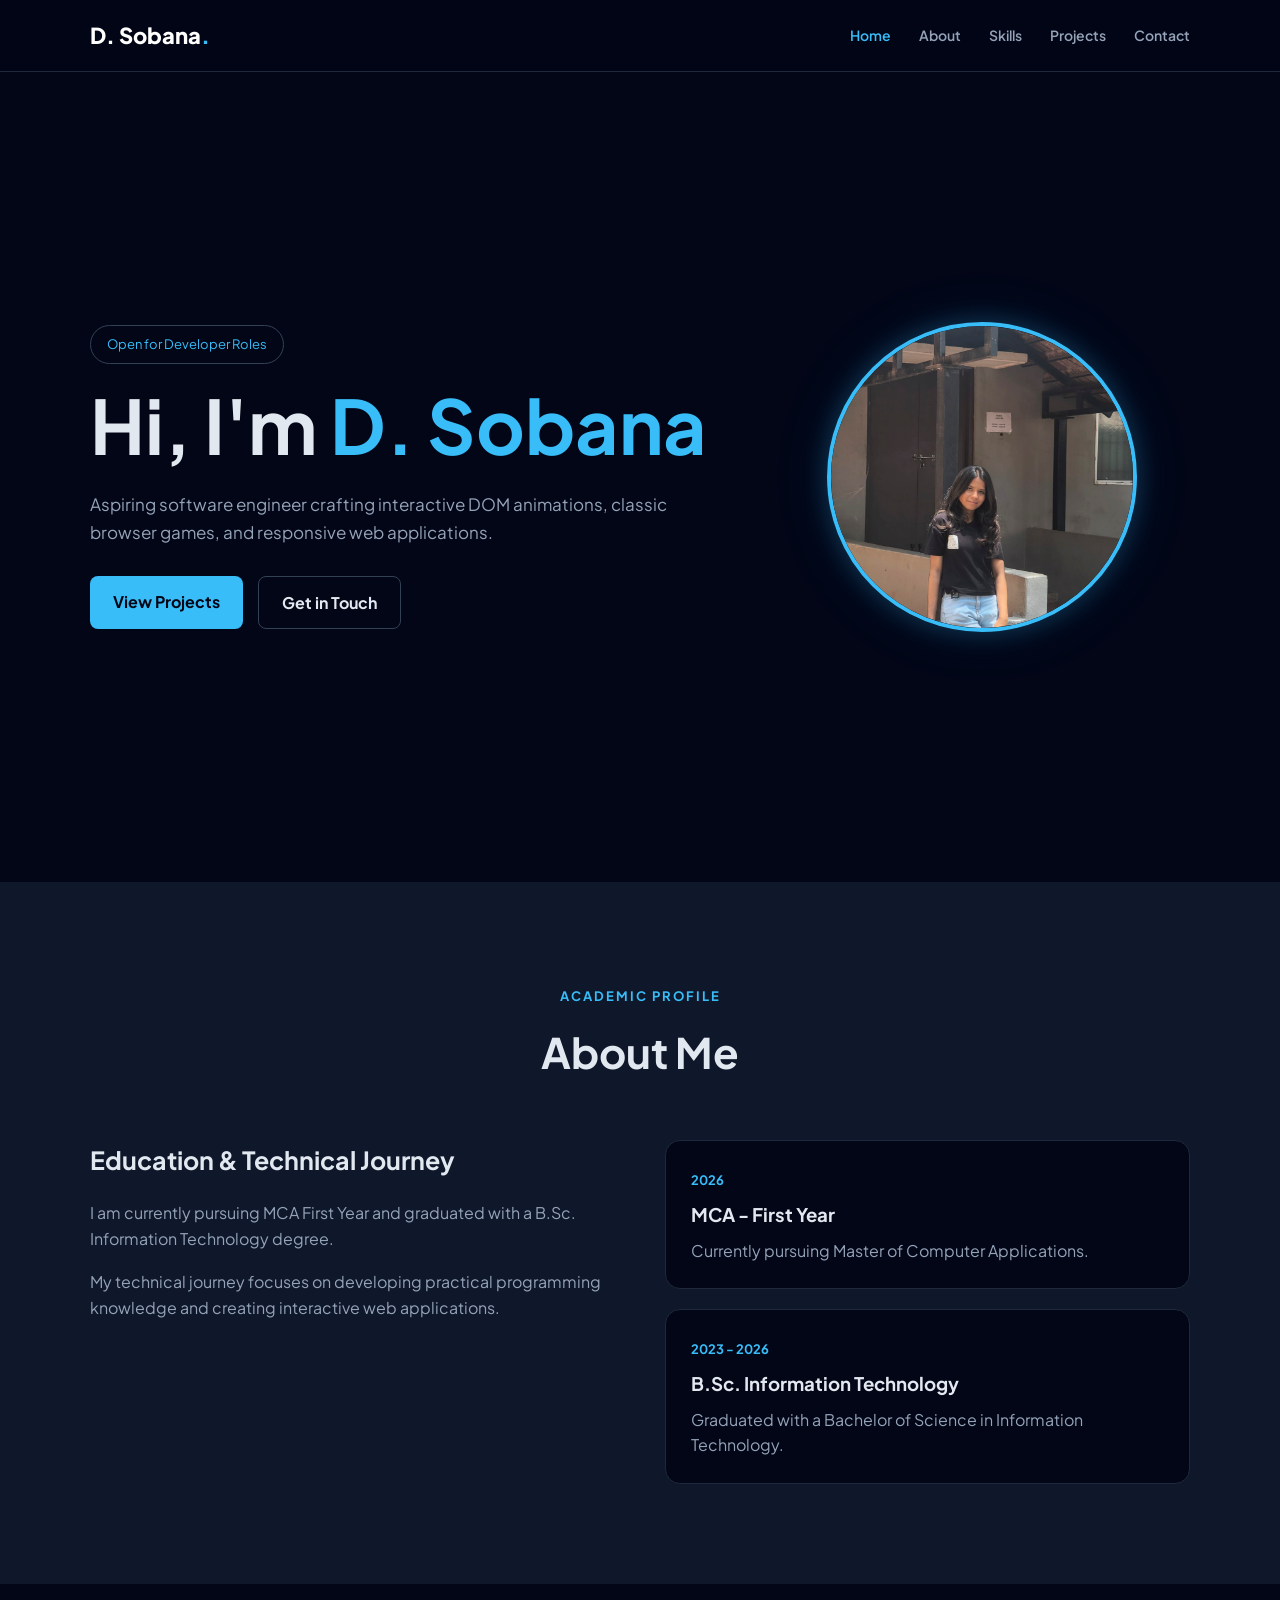
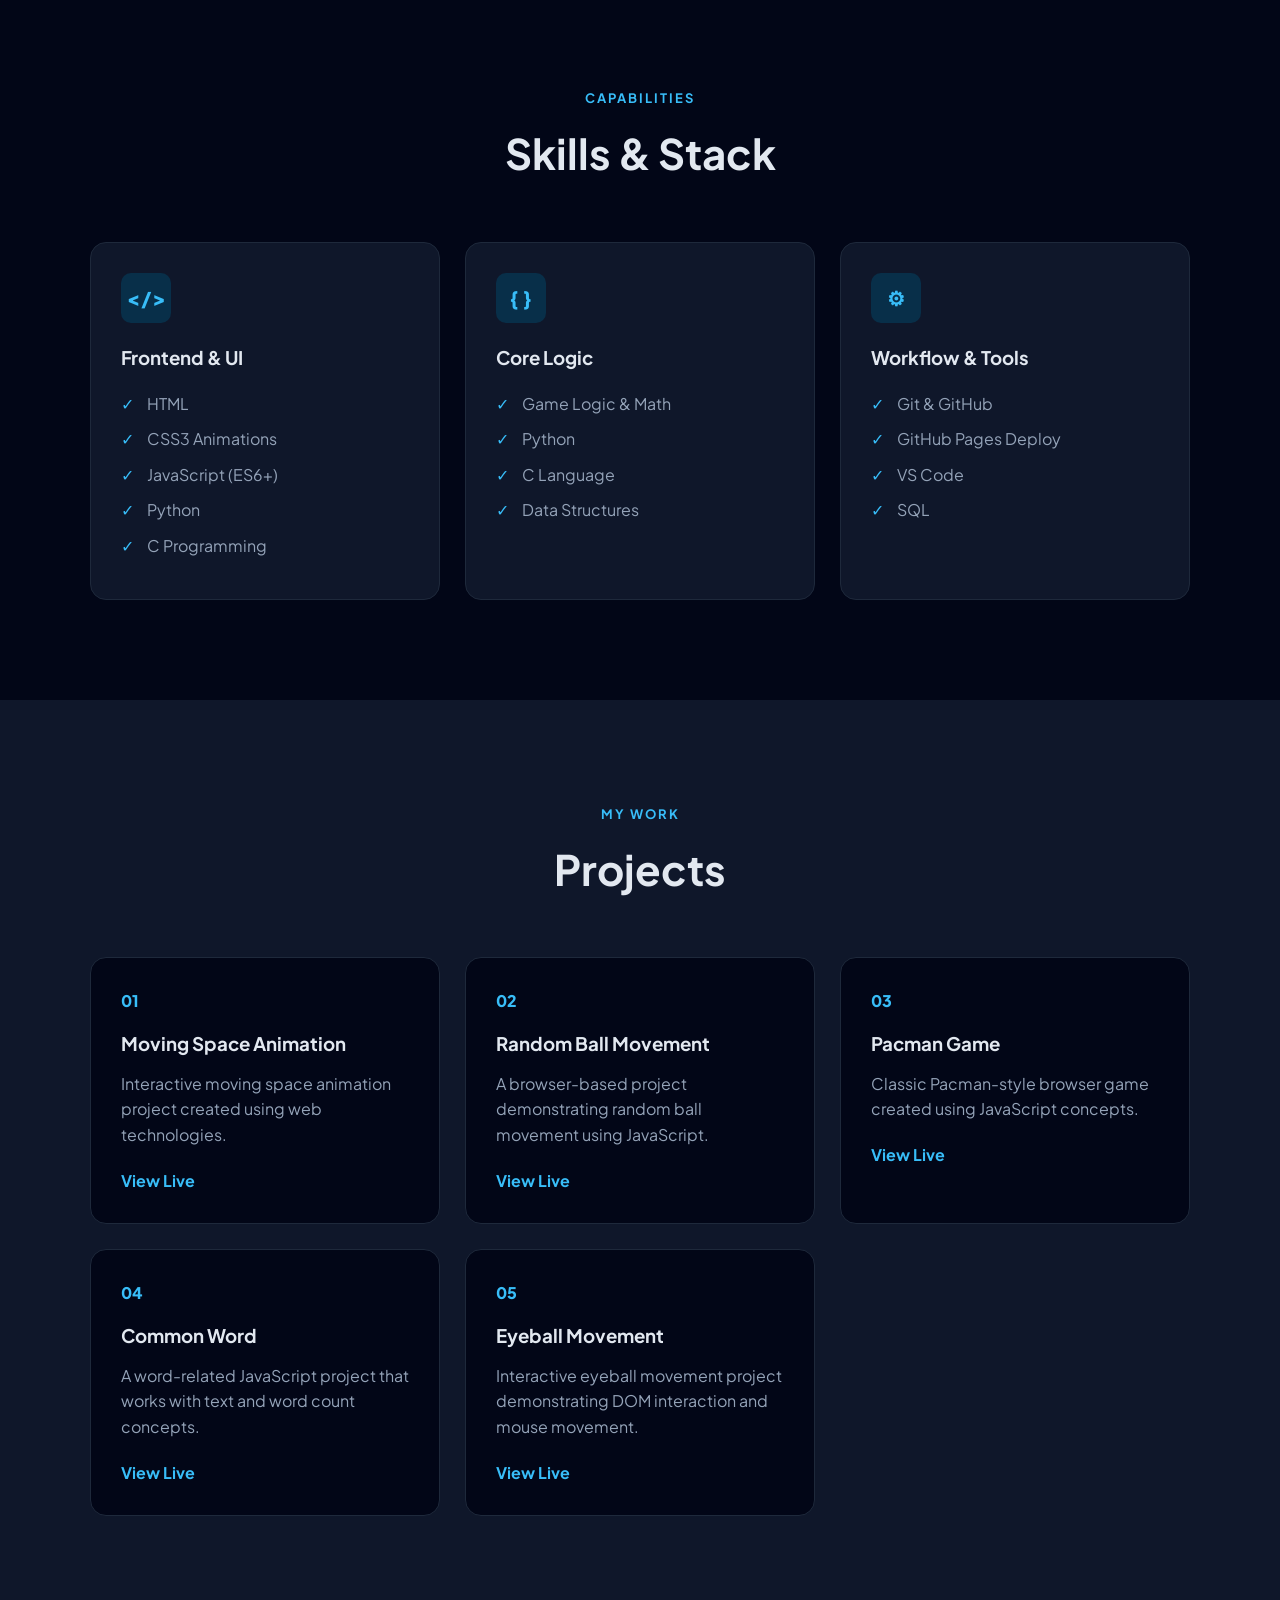
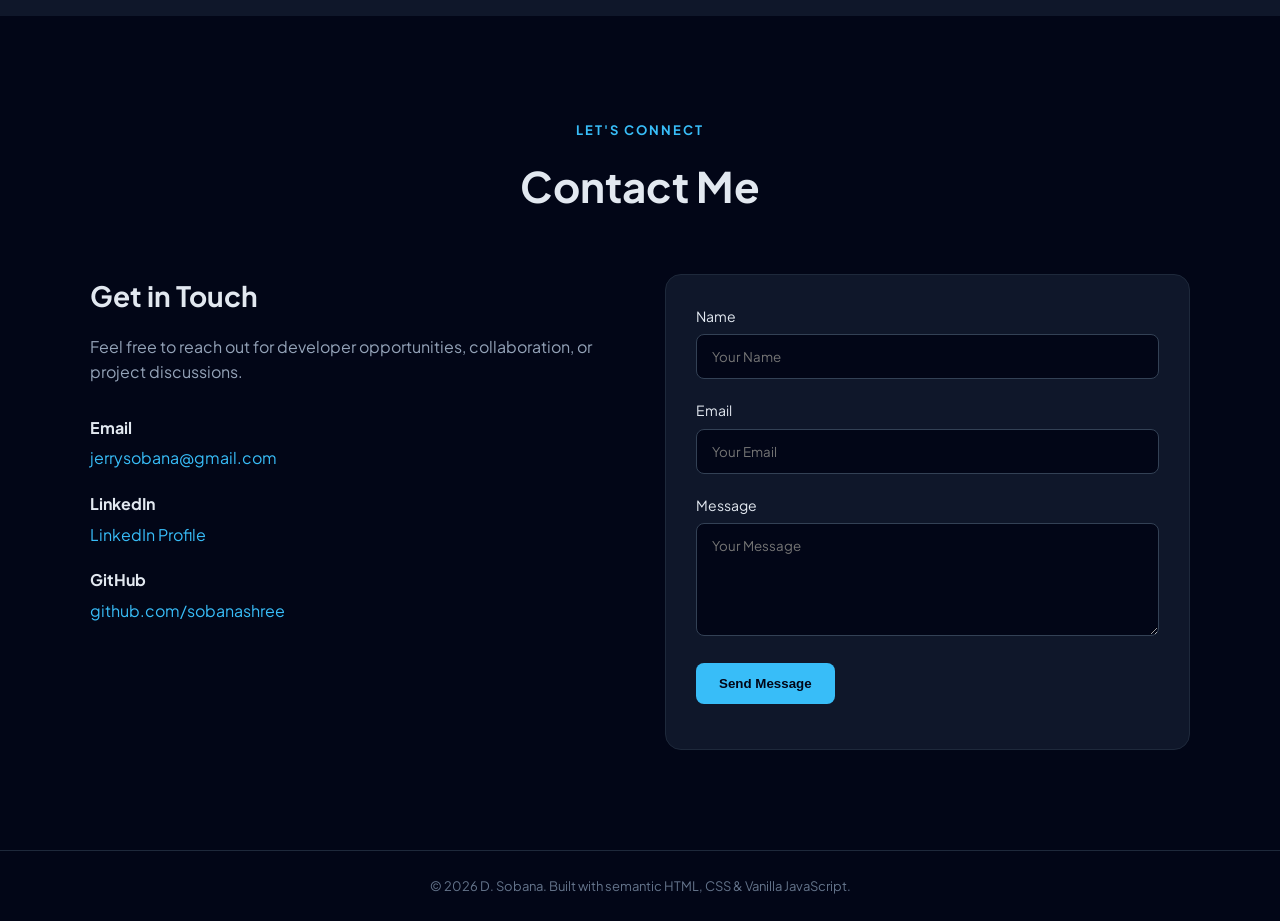
<file: index.html>
<!DOCTYPE html>
<html lang="en">

<head>

    <meta charset="UTF-8">

    <meta name="viewport" content="width=device-width, initial-scale=1.0">

    <title>D. Sobana | Portfolio</title>

    <!-- CSS -->
    <link rel="stylesheet" href="index.css">

    <!-- Google Font -->
    <link rel="preconnect" href="https://fonts.googleapis.com">
    <link rel="preconnect" href="https://fonts.gstatic.com" crossorigin>

    <link
        href="https://fonts.googleapis.com/css2?family=Plus+Jakarta+Sans:wght@400;500;600;700;800&display=swap"
        rel="stylesheet">

</head>


<body>


    <!-- ================= NAVBAR ================= -->

    <header class="navbar">

        <div class="nav-container">

            <!-- LOGO -->

            <a href="#hero" class="logo">
                D. Sobana<span>.</span>
            </a>


            <!-- NAVIGATION -->

            <nav class="nav-menu">

                <a href="#hero" class="nav-link active">
                    Home
                </a>

                <a href="#about" class="nav-link">
                    About
                </a>

                <a href="#skills" class="nav-link">
                    Skills
                </a>

                <a href="#projects" class="nav-link">
                    Projects
                </a>

                <a href="#contact" class="nav-link">
                    Contact
                </a>

            </nav>

        </div>

    </header>



    <!-- ================= HOME SECTION ================= -->

    <section id="hero" class="hero-section">

        <div class="hero-container">


            <!-- LEFT SIDE -->

            <div class="hero-content">

                <span class="role-pill">
                    Open for Developer Roles
                </span>


                <h1>
                    Hi, I'm <span>D. Sobana</span>
                </h1>


                <p>
                    Aspiring software engineer crafting interactive DOM animations,
                    classic browser games, and responsive web applications.
                </p>


                <!-- BUTTONS -->

                <div class="hero-buttons">

                    <a
                        href="#projects"
                        class="btn primary-btn">

                        View Projects

                    </a>


                    <a
                        href="#contact"
                        class="btn secondary-btn">

                        Get in Touch

                    </a>

                </div>

            </div>



            <!-- RIGHT SIDE - MY PHOTO -->

            <div class="hero-image">

                <img
                    src="AdobeExpressPhotos_e6a1dca29f844621a0bbd862846c8be4_CopyEdited.jpg"
                    alt="D. Sobana">

            </div>

        </div>

    </section>



    <!-- ================= ABOUT SECTION ================= -->

    <section id="about" class="about-section">

        <div class="section-container">


            <div class="section-heading">

                <span class="section-label">
                    Academic Profile
                </span>

                <h2>
                    About Me
                </h2>

            </div>


            <div class="about-grid">


                <!-- ABOUT TEXT -->

                <div class="about-text">

                    <h3>
                        Education & Technical Journey
                    </h3>


                    <p>
                        I am currently pursuing MCA First Year and graduated
                        with a B.Sc. Information Technology degree.
                    </p>


                    <p>
                        My technical journey focuses on developing practical
                        programming knowledge and creating interactive web
                        applications.
                    </p>

                </div>



                <!-- EDUCATION -->

                <div class="education-card">


                    <div class="education-item">

                        <span class="education-year">
                            2026
                        </span>

                        <h3>
                            MCA - First Year
                        </h3>

                        <p>
                            Currently pursuing Master of Computer Applications.
                        </p>

                    </div>



                    <div class="education-item">

                        <span class="education-year">
                            2023 - 2026
                        </span>

                        <h3>
                            B.Sc. Information Technology
                        </h3>

                        <p>
                            Graduated with a Bachelor of Science in
                            Information Technology.
                        </p>

                    </div>


                </div>

            </div>

        </div>

    </section>



    <!-- ================= SKILLS SECTION ================= -->

    <section id="skills" class="skills-section">

        <div class="section-container">


            <div class="section-heading">

                <span class="section-label">
                    Capabilities
                </span>

                <h2>
                    Skills & Stack
                </h2>

            </div>



            <div class="skills-grid">


                <!-- FRONTEND -->

                <div class="skill-card">

                    <div class="skill-icon">
                        &lt;/&gt;
                    </div>


                    <h3>
                        Frontend & UI
                    </h3>


                    <ul>

                        <li>
                            HTML
                        </li>

                        <li>
                            CSS3 Animations
                        </li>

                        <li>
                            JavaScript (ES6+)
                        </li>

                        <li>
                            Python
                        </li>

                        <li>
                            C Programming
                        </li>

                    </ul>

                </div>



                <!-- CORE LOGIC -->

                <div class="skill-card">

                    <div class="skill-icon">
                        { }
                    </div>


                    <h3>
                        Core Logic
                    </h3>


                    <ul>

                        <li>
                            Game Logic & Math
                        </li>

                        <li>
                            Python
                        </li>

                        <li>
                            C Language
                        </li>

                        <li>
                            Data Structures
                        </li>

                    </ul>

                </div>



                <!-- TOOLS -->

                <div class="skill-card">

                    <div class="skill-icon">
                        ⚙
                    </div>


                    <h3>
                        Workflow & Tools
                    </h3>


                    <ul>

                        <li>
                            Git & GitHub
                        </li>

                        <li>
                            GitHub Pages Deploy
                        </li>

                        <li>
                            VS Code
                        </li>

                        <li>
                            SQL
                        </li>

                    </ul>

                </div>


            </div>

        </div>

    </section>



    <!-- ================= PROJECTS SECTION ================= -->

    <section id="projects" class="projects-section">

        <div class="section-container">


            <div class="section-heading">

                <span class="section-label">
                    My Work
                </span>

                <h2>
                    Projects
                </h2>

            </div>



            <div class="projects-grid">


                <!-- PROJECT 1 -->

                <div class="project-card">

                    <div class="project-number">
                        01
                    </div>


                    <h3>
                        Moving Space Animation
                    </h3>


                    <p>
                        Interactive moving space animation project created
                        using web technologies.
                    </p>


                    <a
                        href="https://sobanashree.github.io/moving_ball_/"
                        target="_blank">

                        View Live

                    </a>

                </div>



                <!-- PROJECT 2 -->

                <div class="project-card">

                    <div class="project-number">
                        02
                    </div>


                    <h3>
                        Random Ball Movement
                    </h3>


                    <p>
                        A browser-based project demonstrating random ball
                        movement using JavaScript.
                    </p>


                    <a
                        href="https://sobanashree.github.io/Random_Balls_movement/"
                        target="_blank">

                        View Live

                    </a>

                </div>



                <!-- PROJECT 3 -->

                <div class="project-card">

                    <div class="project-number">
                        03
                    </div>


                    <h3>
                        Pacman Game
                    </h3>


                    <p>
                        Classic Pacman-style browser game created using
                        JavaScript concepts.
                    </p>


                    <a
                        href="https://sobanashree.github.io/pacman_detection/"
                        target="_blank">

                        View Live

                    </a>

                </div>



                <!-- PROJECT 4 -->

                <div class="project-card">

                    <div class="project-number">
                        04
                    </div>


                    <h3>
                        Common Word
                    </h3>


                    <p>
                        A word-related JavaScript project that works with
                        text and word count concepts.
                    </p>


                    <a
                        href="https://sobanashree.github.io/word_count/"
                        target="_blank">

                        View Live

                    </a>

                </div>



                <!-- PROJECT 5 -->

                <div class="project-card">

                    <div class="project-number">
                        05
                    </div>


                    <h3>
                        Eyeball Movement
                    </h3>


                    <p>
                        Interactive eyeball movement project demonstrating
                        DOM interaction and mouse movement.
                    </p>


                    <a
                        href="https://sobanashree.github.io/Eyeballmoment/"
                        target="_blank">

                        View Live

                    </a>

                </div>


            </div>

        </div>

    </section>



    <!-- ================= CONTACT SECTION ================= -->

    <section id="contact" class="contact-section">

        <div class="section-container">


            <div class="section-heading">

                <span class="section-label">
                    Let's Connect
                </span>

                <h2>
                    Contact Me
                </h2>

            </div>



            <div class="contact-grid">


                <!-- CONTACT INFORMATION -->

                <div class="contact-info">

                    <h3>
                        Get in Touch
                    </h3>


                    <p>
                        Feel free to reach out for developer opportunities,
                        collaboration, or project discussions.
                    </p>



                    <div class="contact-item">

                        <strong>
                            Email
                        </strong>

                        <a href="mailto:jerrysobana@gmail.com">

                            jerrysobana@gmail.com

                        </a>

                    </div>



                    <div class="contact-item">

                        <strong>
                            LinkedIn
                        </strong>

                        <a
                            href="https://www.linkedin.com/in/sobana-d-12a618379"
                            target="_blank">

                            LinkedIn Profile

                        </a>

                    </div>



                    <div class="contact-item">

                        <strong>
                            GitHub
                        </strong>

                        <a
                            href="https://github.com/sobanashree"
                            target="_blank">

                            github.com/sobanashree

                        </a>

                    </div>

                </div>



                <!-- CONTACT FORM -->

                <form
                    id="contactForm"
                    class="contact-form">


                    <div class="form-group">

                        <label for="name">
                            Name
                        </label>

                        <input
                            type="text"
                            id="name"
                            placeholder="Your Name"
                            required>

                    </div>



                    <div class="form-group">

                        <label for="email">
                            Email
                        </label>

                        <input
                            type="email"
                            id="email"
                            placeholder="Your Email"
                            required>

                    </div>



                    <div class="form-group">

                        <label for="message">
                            Message
                        </label>

                        <textarea
                            id="message"
                            rows="5"
                            placeholder="Your Message"
                            required></textarea>

                    </div>



                    <button
                        type="submit"
                        class="btn primary-btn">

                        Send Message

                    </button>


                    <p id="formStatus"></p>


                </form>

            </div>

        </div>

    </section>



    <!-- ================= FOOTER ================= -->

    <footer>

        <p>
            © 2026 D. Sobana.
            Built with semantic HTML, CSS & Vanilla JavaScript.
        </p>

    </footer>



    <!-- JAVASCRIPT -->

    <script src="index.js"></script>

</body>

</html>
</file>
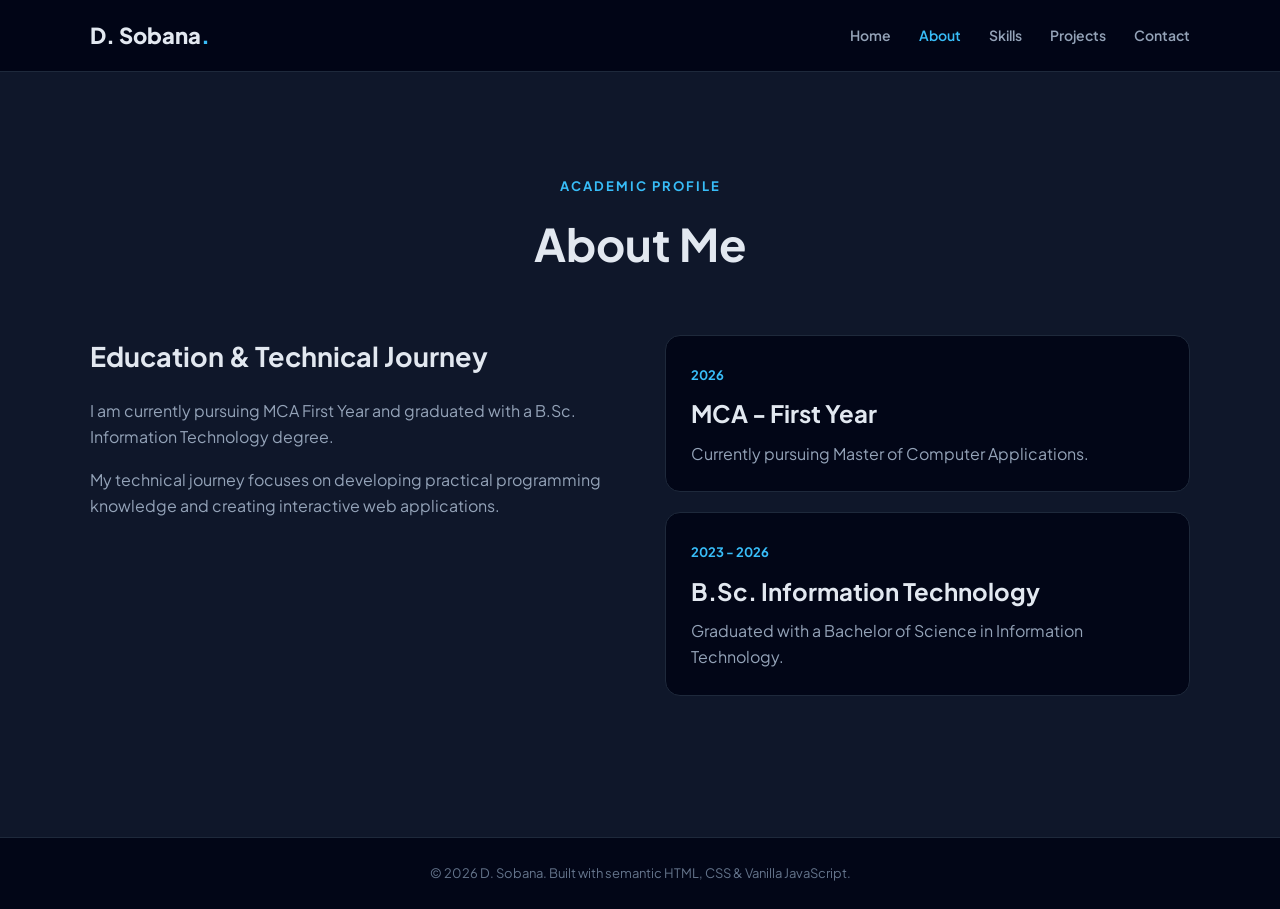
<file: about/about.html>
<!DOCTYPE html>
<html lang="en">

<head>

    <meta charset="UTF-8">

    <meta name="viewport" content="width=device-width, initial-scale=1.0">

    <title>About | D. Sobana</title>

    <link rel="stylesheet" href="about.css">

    <link
        href="https://fonts.googleapis.com/css2?family=Plus+Jakarta+Sans:wght@400;500;600;700;800&display=swap"
        rel="stylesheet">

</head>

<body>


    <!-- NAVBAR -->

    <header class="navbar">

        <div class="nav-container">

            <a href="index.html" class="logo">
                D. Sobana<span>.</span>
            </a>

            <nav class="nav-menu">

                <a href="index.html" class="nav-link">
                    Home
                </a>

                <a href="about.html" class="nav-link active">
                    About
                </a>

                <a href="skills.html" class="nav-link">
                    Skills
                </a>

                <a href="projects.html" class="nav-link">
                    Projects
                </a>

                <a href="contact.html" class="nav-link">
                    Contact
                </a>

            </nav>

        </div>

    </header>


    <!-- ABOUT -->

    <main>

        <section class="about-section">

            <div class="section-container">

                <div class="section-heading">

                    <span class="section-label">
                        Academic Profile
                    </span>

                    <h1>
                        About Me
                    </h1>

                </div>


                <div class="about-grid">

                    <div class="about-text">

                        <h2>
                            Education & Technical Journey
                        </h2>

                        <p>
                            I am currently pursuing MCA First Year and graduated
                            with a B.Sc. Information Technology degree.
                        </p>

                        <p>
                            My technical journey focuses on developing practical
                            programming knowledge and creating interactive web
                            applications.
                        </p>

                    </div>


                    <div class="education-card">

                        <div class="education-item">

                            <span class="education-year">
                                2026
                            </span>

                            <h2>
                                MCA - First Year
                            </h2>

                            <p>
                                Currently pursuing Master of Computer Applications.
                            </p>

                        </div>


                        <div class="education-item">

                            <span class="education-year">
                                2023 - 2026
                            </span>

                            <h2>
                                B.Sc. Information Technology
                            </h2>

                            <p>
                                Graduated with a Bachelor of Science in
                                Information Technology.
                            </p>

                        </div>

                    </div>

                </div>

            </div>

        </section>

    </main>


    <footer>

        <p>
            © 2026 D. Sobana. Built with semantic HTML, CSS & Vanilla JavaScript.
        </p>

    </footer>


    <script src="about.js"></script>

</body>

</html>
</file>
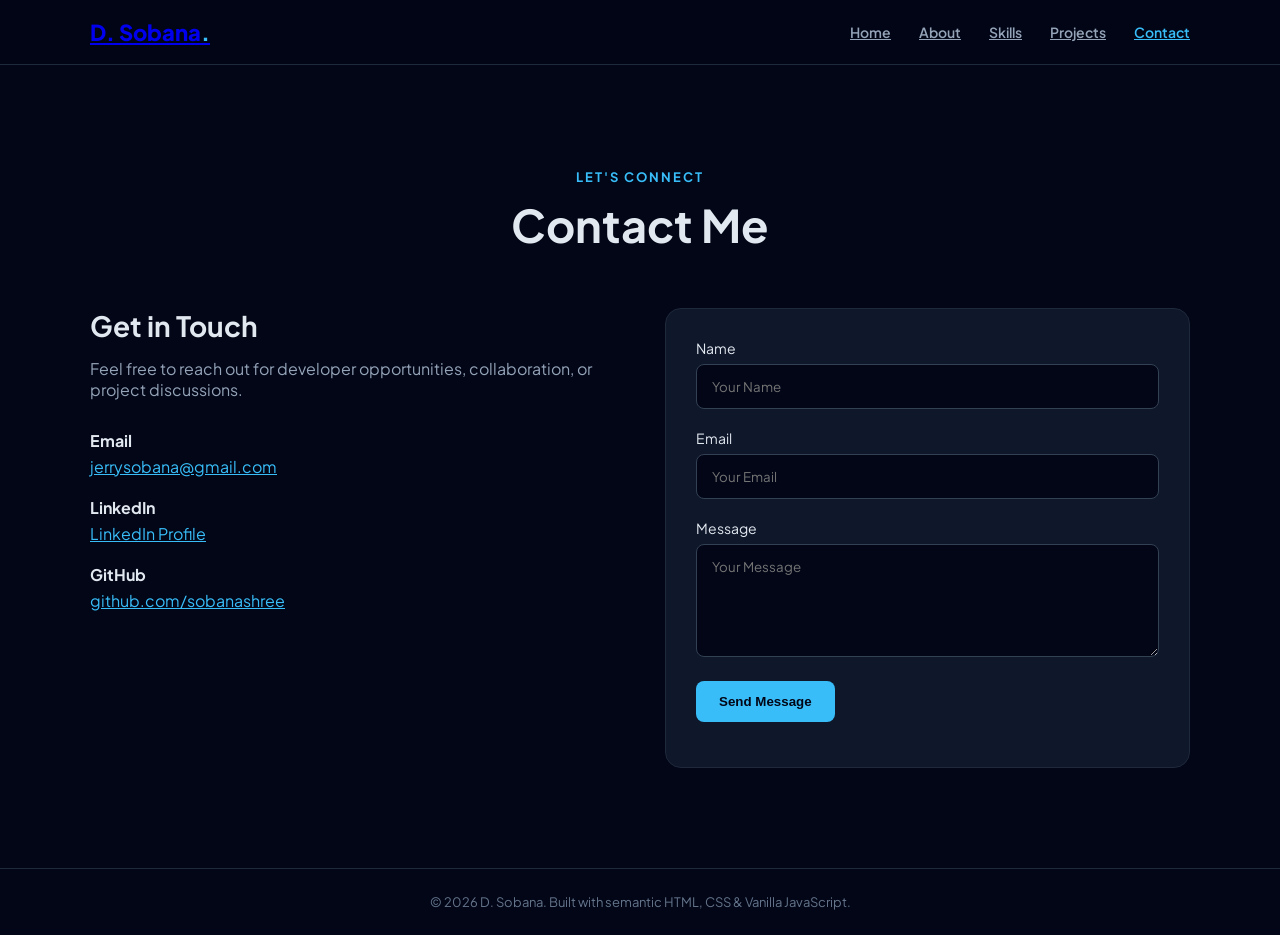
<file: contact/contact.html>
<!DOCTYPE html>
<html lang="en">

<head>

    <meta charset="UTF-8">

    <meta name="viewport" content="width=device-width, initial-scale=1.0">

    <title>Contact | D. Sobana</title>

    <link rel="stylesheet" href="contact.css">

    <link
        href="https://fonts.googleapis.com/css2?family=Plus+Jakarta+Sans:wght@400;500;600;700;800&display=swap"
        rel="stylesheet">

</head>

<body>


    <!-- NAVBAR -->

    <header class="navbar">

        <div class="nav-container">

            <a href="index.html" class="logo">
                D. Sobana<span>.</span>
            </a>

            <nav class="nav-menu">

                <a href="index.html" class="nav-link">
                    Home
                </a>

                <a href="about.html" class="nav-link">
                    About
                </a>

                <a href="skills.html" class="nav-link">
                    Skills
                </a>

                <a href="projects.html" class="nav-link">
                    Projects
                </a>

                <a href="contact.html" class="nav-link active">
                    Contact
                </a>

            </nav>

        </div>

    </header>


    <!-- CONTACT -->

    <main>

        <section class="contact-section">

            <div class="section-container">

                <div class="section-heading">

                    <span class="section-label">
                        Let's Connect
                    </span>

                    <h1>
                        Contact Me
                    </h1>

                </div>


                <div class="contact-grid">


                    <!-- CONTACT INFO -->

                    <div class="contact-info">

                        <h2>
                            Get in Touch
                        </h2>

                        <p>
                            Feel free to reach out for developer opportunities,
                            collaboration, or project discussions.
                        </p>


                        <div class="contact-item">

                            <strong>
                                Email
                            </strong>

                            <a href="mailto:jerrysobana@gmail.com">
                                jerrysobana@gmail.com
                            </a>

                        </div>


                        <div class="contact-item">

                            <strong>
                                LinkedIn
                            </strong>

                            <a
                                href="https://www.linkedin.com/in/sobana-d-12a618379"
                                target="_blank">

                                LinkedIn Profile

                            </a>

                        </div>


                        <div class="contact-item">

                            <strong>
                                GitHub
                            </strong>

                            <a
                                href="https://github.com/sobanashree"
                                target="_blank">

                                github.com/sobanashree

                            </a>

                        </div>

                    </div>


                    <!-- FORM -->

                    <form id="contactForm" class="contact-form">

                        <div class="form-group">

                            <label for="name">
                                Name
                            </label>

                            <input
                                type="text"
                                id="name"
                                placeholder="Your Name"
                                required>

                        </div>


                        <div class="form-group">

                            <label for="email">
                                Email
                            </label>

                            <input
                                type="email"
                                id="email"
                                placeholder="Your Email"
                                required>

                        </div>


                        <div class="form-group">

                            <label for="message">
                                Message
                            </label>

                            <textarea
                                id="message"
                                rows="5"
                                placeholder="Your Message"
                                required></textarea>

                        </div>


                        <button
                            type="submit"
                            class="btn primary-btn">

                            Send Message

                        </button>


                        <p id="formStatus"></p>

                    </form>

                </div>

            </div>

        </section>

    </main>


    <footer>

        <p>
            © 2026 D. Sobana. Built with semantic HTML, CSS & Vanilla JavaScript.
        </p>

    </footer>


    <script src="contact.js"></script>

</body>

</html>
</file>
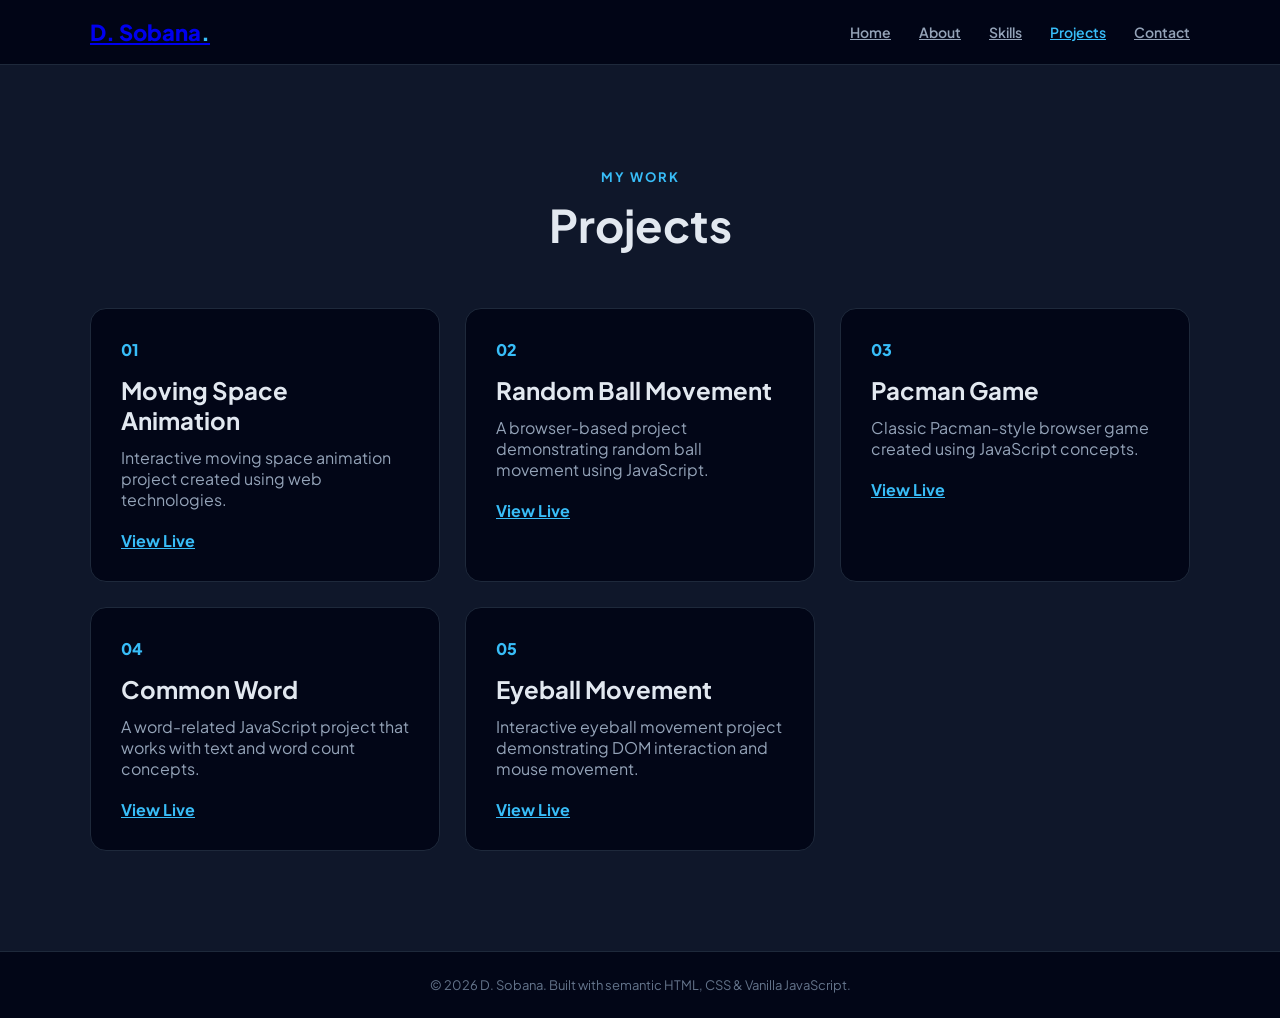
<file: projects/projects.html>
<!DOCTYPE html>
<html lang="en">

<head>

    <meta charset="UTF-8">

    <meta name="viewport" content="width=device-width, initial-scale=1.0">

    <title>Projects | D. Sobana</title>

    <link rel="stylesheet" href="projects.css">

    <link
        href="https://fonts.googleapis.com/css2?family=Plus+Jakarta+Sans:wght@400;500;600;700;800&display=swap"
        rel="stylesheet">

</head>

<body>


    <!-- NAVBAR -->

    <header class="navbar">

        <div class="nav-container">

            <a href="index.html" class="logo">
                D. Sobana<span>.</span>
            </a>

            <nav class="nav-menu">

                <a href="index.html" class="nav-link">
                    Home
                </a>

                <a href="about.html" class="nav-link">
                    About
                </a>

                <a href="skills.html" class="nav-link">
                    Skills
                </a>

                <a href="projects.html" class="nav-link active">
                    Projects
                </a>

                <a href="contact.html" class="nav-link">
                    Contact
                </a>

            </nav>

        </div>

    </header>


    <!-- PROJECTS -->

    <main>

        <section class="projects-section">

            <div class="section-container">

                <div class="section-heading">

                    <span class="section-label">
                        My Work
                    </span>

                    <h1>
                        Projects
                    </h1>

                </div>


                <div class="projects-grid">


                    <div class="project-card">

                        <div class="project-number">
                            01
                        </div>

                        <h2>
                            Moving Space Animation
                        </h2>

                        <p>
                            Interactive moving space animation project created
                            using web technologies.
                        </p>

                        <a
                            href="https://sobanashree.github.io/moving_ball_/"
                            target="_blank">
                            View Live
                        </a>

                    </div>


                    <div class="project-card">

                        <div class="project-number">
                            02
                        </div>

                        <h2>
                            Random Ball Movement
                        </h2>

                        <p>
                            A browser-based project demonstrating random ball
                            movement using JavaScript.
                        </p>

                        <a
                            href="https://sobanashree.github.io/Random_Balls_movement/"
                            target="_blank">
                            View Live
                        </a>

                    </div>


                    <div class="project-card">

                        <div class="project-number">
                            03
                        </div>

                        <h2>
                            Pacman Game
                        </h2>

                        <p>
                            Classic Pacman-style browser game created using
                            JavaScript concepts.
                        </p>

                        <a
                            href="https://sobanashree.github.io/pacman_detection/"
                            target="_blank">
                            View Live
                        </a>

                    </div>


                    <div class="project-card">

                        <div class="project-number">
                            04
                        </div>

                        <h2>
                            Common Word
                        </h2>

                        <p>
                            A word-related JavaScript project that works with
                            text and word count concepts.
                        </p>

                        <a
                            href="https://sobanashree.github.io/word_count/"
                            target="_blank">
                            View Live
                        </a>

                    </div>


                    <div class="project-card">

                        <div class="project-number">
                            05
                        </div>

                        <h2>
                            Eyeball Movement
                        </h2>

                        <p>
                            Interactive eyeball movement project demonstrating
                            DOM interaction and mouse movement.
                        </p>

                        <a
                            href="https://sobanashree.github.io/Eyeballmoment/"
                            target="_blank">
                            View Live
                        </a>

                    </div>

                </div>

            </div>

        </section>

    </main>


    <footer>

        <p>
            © 2026 D. Sobana. Built with semantic HTML, CSS & Vanilla JavaScript.
        </p>

    </footer>


    <script src="projects.js"></script>

</body>

</html>
</file>
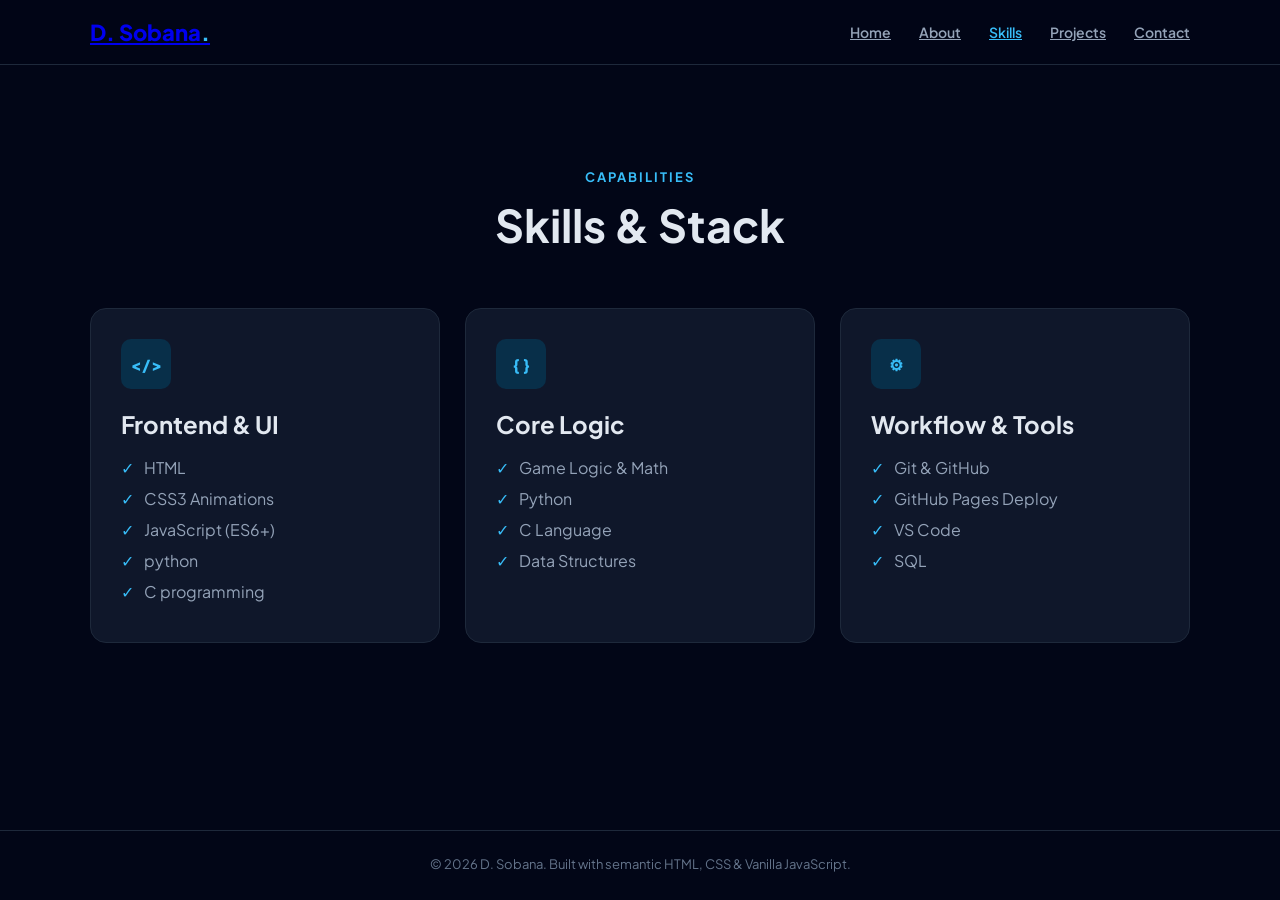
<file: skills/skils.html>
<!DOCTYPE html>
<html lang="en">

<head>

    <meta charset="UTF-8">

    <meta name="viewport" content="width=device-width, initial-scale=1.0">

    <title>Skills | D. Sobana</title>

    <link rel="stylesheet" href="skills.css">

    <link
        href="https://fonts.googleapis.com/css2?family=Plus+Jakarta+Sans:wght@400;500;600;700;800&display=swap"
        rel="stylesheet">

</head>

<body>


    <!-- NAVBAR -->

    <header class="navbar">

        <div class="nav-container">

            <a href="index.html" class="logo">
                D. Sobana<span>.</span>
            </a>

            <nav class="nav-menu">

                <a href="index.html" class="nav-link">
                    Home
                </a>

                <a href="about.html" class="nav-link">
                    About
                </a>

                <a href="skills.html" class="nav-link active">
                    Skills
                </a>

                <a href="projects.html" class="nav-link">
                    Projects
                </a>

                <a href="contact.html" class="nav-link">
                    Contact
                </a>

            </nav>

        </div>

    </header>


    <!-- SKILLS -->

    <main>

        <section class="skills-section">

            <div class="section-container">

                <div class="section-heading">

                    <span class="section-label">
                        Capabilities
                    </span>

                    <h1>
                        Skills & Stack
                    </h1>

                </div>


                <div class="skills-grid">


                    <!-- FRONTEND -->

                    <div class="skill-card">

                        <div class="skill-icon">
                            &lt;/&gt;
                        </div>

                        <h2>
                            Frontend & UI
                        </h2>

                        <ul>

                            <li>HTML</li>

                            <li>CSS3 Animations</li>

                            <li>JavaScript (ES6+)</li>

                            <li>python</li>

                            <li>C programming</li>

                        </ul>

                    </div>


                    <!-- CORE LOGIC -->

                    <div class="skill-card">

                        <div class="skill-icon">
                            { }
                        </div>

                        <h2>
                            Core Logic
                        </h2>

                        <ul>

                            <li>Game Logic & Math</li>

                            <li>Python</li>

                            <li>C Language</li>

                            <li>Data Structures</li>

                        </ul>

                    </div>


                    <!-- WORKFLOW -->

                    <div class="skill-card">

                        <div class="skill-icon">
                            ⚙
                        </div>

                        <h2>
                            Workflow & Tools
                        </h2>

                        <ul>

                            <li>Git & GitHub</li>

                            <li>GitHub Pages Deploy</li>

                            <li>VS Code</li>

                            <li>SQL</li>

                        </ul>

                    </div>

                </div>

            </div>

        </section>

    </main>


    <footer>

        <p>
            © 2026 D. Sobana. Built with semantic HTML, CSS & Vanilla JavaScript.
        </p>

    </footer>


    <script src="skills.js"></script>

</body>

</html>
</file>
<file: index.css>
/* ================= BASIC RESET ================= */

* {
    margin: 0;
    padding: 0;
    box-sizing: border-box;
}


html {
    scroll-behavior: smooth;
}


body {
    font-family: "Plus Jakarta Sans", sans-serif;

    background: #020617;

    color: #e2e8f0;

    line-height: 1.6;
}


a {
    text-decoration: none;

    color: inherit;
}


ul {
    list-style: none;
}


/* ================= NAVBAR ================= */

.navbar {

    position: sticky;

    top: 0;

    z-index: 1000;

    background: rgba(2, 6, 23, 0.92);

    backdrop-filter: blur(15px);

    border-bottom: 1px solid #1e293b;
}


.nav-container {

    max-width: 1150px;

    margin: auto;

    padding: 18px 25px;

    display: flex;

    justify-content: space-between;

    align-items: center;
}


/* LOGO */

.logo {

    font-size: 22px;

    font-weight: 800;

    color: #ffffff;
}


.logo span {

    color: #38bdf8;
}


/* NAV LINKS */

.nav-menu {

    display: flex;

    gap: 28px;
}


.nav-link {

    color: #94a3b8;

    font-size: 14px;

    font-weight: 600;

    transition: 0.3s;
}


.nav-link:hover {

    color: #38bdf8;
}


.nav-link.active {

    color: #38bdf8;
}


/* ================= COMMON SECTION ================= */

section {

    padding: 100px 25px;
}


.section-container {

    max-width: 1100px;

    margin: auto;
}


.section-heading {

    text-align: center;

    margin-bottom: 55px;
}


.section-label {

    color: #38bdf8;

    text-transform: uppercase;

    letter-spacing: 2px;

    font-size: 13px;

    font-weight: 700;
}


.section-heading h2 {

    font-size: 42px;

    margin-top: 10px;
}


/* ================= HOME ================= */

.hero-section {

    min-height: 90vh;

    display: flex;

    align-items: center;
}


.hero-container {

    max-width: 1100px;

    width: 100%;

    margin: auto;

    display: grid;

    grid-template-columns: 1.5fr 1fr;

    gap: 60px;

    align-items: center;
}


/* LEFT CONTENT */

.hero-content {

    text-align: left;
}


.role-pill {

    display: inline-block;

    padding: 8px 16px;

    border: 1px solid #334155;

    border-radius: 50px;

    color: #38bdf8;

    font-size: 13px;

    margin-bottom: 20px;
}


.hero-content h1 {

    font-size: clamp(45px, 7vw, 75px);

    line-height: 1.1;

    margin-bottom: 25px;
}


.hero-content h1 span {

    color: #38bdf8;
}


.hero-content p {

    max-width: 650px;

    color: #94a3b8;

    font-size: 17px;

    margin-bottom: 30px;
}


/* BUTTONS */

.hero-buttons {

    display: flex;

    gap: 15px;
}


.btn {

    display: inline-block;

    padding: 13px 23px;

    border-radius: 8px;

    font-weight: 700;

    cursor: pointer;

    border: none;

    transition: 0.3s;
}


.primary-btn {

    background: #38bdf8;

    color: #020617;
}


.primary-btn:hover {

    transform: translateY(-3px);

    box-shadow: 0 8px 25px rgba(56, 189, 248, 0.25);
}


.secondary-btn {

    border: 1px solid #334155;

    color: #e2e8f0;
}


.secondary-btn:hover {

    border-color: #38bdf8;

    color: #38bdf8;
}


/* ================= MY PHOTO ================= */

.hero-image {

    display: flex;

    justify-content: center;

    align-items: center;
}


.hero-image img {

    width: 310px;

    height: 310px;

    object-fit: cover;

    border-radius: 50%;

    border: 4px solid #38bdf8;

    box-shadow:
        0 0 25px rgba(56, 189, 248, 0.25),
        0 0 60px rgba(56, 189, 248, 0.10);

    transition: 0.4s;
}


.hero-image img:hover {

    transform: scale(1.05);

    box-shadow:
        0 0 35px rgba(56, 189, 248, 0.4),
        0 0 80px rgba(56, 189, 248, 0.15);
}


/* ================= ABOUT ================= */

.about-section {

    background: #0f172a;
}


.about-grid {

    display: grid;

    grid-template-columns: 1fr 1fr;

    gap: 50px;
}


.about-text h3 {

    font-size: 25px;

    margin-bottom: 20px;
}


.about-text p {

    color: #94a3b8;

    margin-bottom: 18px;
}


.education-card {

    display: flex;

    flex-direction: column;

    gap: 20px;
}


.education-item {

    padding: 25px;

    background: #020617;

    border: 1px solid #1e293b;

    border-radius: 15px;
}


.education-year {

    color: #38bdf8;

    font-size: 13px;

    font-weight: 700;
}


.education-item h3 {

    margin: 8px 0;
}


.education-item p {

    color: #94a3b8;
}


/* ================= SKILLS ================= */

.skills-grid {

    display: grid;

    grid-template-columns: repeat(3, 1fr);

    gap: 25px;
}


.skill-card {

    padding: 30px;

    background: #0f172a;

    border: 1px solid #1e293b;

    border-radius: 16px;

    transition: 0.3s;
}


.skill-card:hover {

    transform: translateY(-7px);

    border-color: #38bdf8;
}


.skill-icon {

    width: 50px;

    height: 50px;

    display: flex;

    align-items: center;

    justify-content: center;

    background: #082f49;

    color: #38bdf8;

    border-radius: 10px;

    font-size: 20px;

    font-weight: 800;

    margin-bottom: 20px;
}


.skill-card h3 {

    margin-bottom: 18px;
}


.skill-card li {

    color: #94a3b8;

    margin-bottom: 10px;
}


.skill-card li::before {

    content: "✓";

    color: #38bdf8;

    margin-right: 10px;
}


/* ================= PROJECTS ================= */

.projects-section {

    background: #0f172a;
}


.projects-grid {

    display: grid;

    grid-template-columns: repeat(3, 1fr);

    gap: 25px;
}


.project-card {

    padding: 30px;

    background: #020617;

    border: 1px solid #1e293b;

    border-radius: 16px;

    transition: 0.3s;
}


.project-card:hover {

    transform: translateY(-7px);

    border-color: #38bdf8;
}


.project-number {

    color: #38bdf8;

    font-weight: 800;

    margin-bottom: 15px;
}


.project-card h3 {

    margin-bottom: 12px;
}


.project-card p {

    color: #94a3b8;

    margin-bottom: 20px;
}


.project-card a {

    color: #38bdf8;

    font-weight: 700;
}


/* ================= CONTACT ================= */

.contact-grid {

    display: grid;

    grid-template-columns: 1fr 1fr;

    gap: 50px;
}


.contact-info h3 {

    font-size: 28px;

    margin-bottom: 15px;
}


.contact-info > p {

    color: #94a3b8;

    margin-bottom: 30px;
}


.contact-item {

    margin-bottom: 20px;
}


.contact-item strong {

    display: block;

    margin-bottom: 5px;
}


.contact-item a {

    color: #38bdf8;
}


/* FORM */

.contact-form {

    background: #0f172a;

    padding: 30px;

    border-radius: 16px;

    border: 1px solid #1e293b;
}


.form-group {

    margin-bottom: 20px;
}


.form-group label {

    display: block;

    margin-bottom: 7px;

    font-size: 14px;
}


.form-group input,
.form-group textarea {

    width: 100%;

    padding: 13px 15px;

    background: #020617;

    color: #ffffff;

    border: 1px solid #334155;

    border-radius: 8px;

    font-family: inherit;

    outline: none;

    resize: vertical;
}


.form-group input:focus,
.form-group textarea:focus {

    border-color: #38bdf8;
}


#formStatus {

    margin-top: 15px;
}


/* ================= FOOTER ================= */

footer {

    padding: 25px;

    text-align: center;

    border-top: 1px solid #1e293b;

    color: #64748b;

    font-size: 13px;
}


/* ================= RESPONSIVE ================= */

@media (max-width: 850px) {

    .nav-container {

        flex-direction: column;

        gap: 15px;
    }


    .nav-menu {

        gap: 15px;

        flex-wrap: wrap;

        justify-content: center;
    }


    .hero-container {

        grid-template-columns: 1fr;

        text-align: center;
    }


    .hero-content {

        text-align: center;
    }


    .hero-content p {

        margin-left: auto;

        margin-right: auto;
    }


    .hero-buttons {

        justify-content: center;
    }


    .hero-image {

        order: -1;
    }


    .hero-image img {

        width: 250px;

        height: 250px;
    }


    .about-grid,
    .contact-grid {

        grid-template-columns: 1fr;
    }


    .skills-grid,
    .projects-grid {

        grid-template-columns: 1fr 1fr;
    }

}


@media (max-width: 600px) {

    section {

        padding: 75px 20px;
    }


    .hero-content h1 {

        font-size: 45px;
    }


    .hero-buttons {

        flex-direction: column;

        align-items: center;
    }


    .btn {

        width: 200px;

        text-align: center;
    }


    .skills-grid,
    .projects-grid {

        grid-template-columns: 1fr;
    }


    .section-heading h2 {

        font-size: 32px;
    }


    .hero-image img {

        width: 210px;

        height: 210px;
    }

}
</file>
<file: about/about.css>
* {
    margin: 0;
    padding: 0;
    box-sizing: border-box;
}

html {
    scroll-behavior: smooth;
}

body {
    font-family: "Plus Jakarta Sans", sans-serif;
    background: #020617;
    color: #e2e8f0;
    line-height: 1.6;
}

a {
    text-decoration: none;
    color: inherit;
}


/* NAVBAR */

.navbar {
    position: sticky;
    top: 0;
    z-index: 1000;

    background: rgba(2, 6, 23, 0.9);
    backdrop-filter: blur(15px);

    border-bottom: 1px solid #1e293b;
}

.nav-container {
    max-width: 1150px;
    margin: auto;
    padding: 18px 25px;

    display: flex;
    justify-content: space-between;
    align-items: center;
}

.logo {
    font-size: 22px;
    font-weight: 800;
}

.logo span {
    color: #38bdf8;
}

.nav-menu {
    display: flex;
    gap: 28px;
}

.nav-link {
    color: #94a3b8;
    font-size: 14px;
    font-weight: 600;
}

.nav-link:hover,
.nav-link.active {
    color: #38bdf8;
}


/* ABOUT */

.about-section {
    min-height: 85vh;
    padding: 100px 25px;
    background: #0f172a;
}

.section-container {
    max-width: 1100px;
    margin: auto;
}

.section-heading {
    text-align: center;
    margin-bottom: 55px;
}

.section-label {
    color: #38bdf8;
    text-transform: uppercase;
    letter-spacing: 2px;
    font-size: 13px;
    font-weight: 700;
}

.section-heading h1 {
    font-size: 45px;
    margin-top: 10px;
}

.about-grid {
    display: grid;
    grid-template-columns: 1fr 1fr;
    gap: 50px;
}

.about-text h2 {
    font-size: 27px;
    margin-bottom: 20px;
}

.about-text p {
    color: #94a3b8;
    margin-bottom: 18px;
}

.education-card {
    display: flex;
    flex-direction: column;
    gap: 20px;
}

.education-item {
    padding: 25px;

    background: #020617;
    border: 1px solid #1e293b;
    border-radius: 15px;
}

.education-year {
    color: #38bdf8;
    font-size: 13px;
    font-weight: 700;
}

.education-item h2 {
    margin: 8px 0;
}

.education-item p {
    color: #94a3b8;
}


/* FOOTER */

footer {
    padding: 25px;
    text-align: center;

    border-top: 1px solid #1e293b;
    color: #64748b;
    font-size: 13px;
}


@media (max-width: 700px) {

    .nav-container {
        flex-direction: column;
        gap: 15px;
    }

    .nav-menu {
        gap: 12px;
        flex-wrap: wrap;
        justify-content: center;
    }

    .about-grid {
        grid-template-columns: 1fr;
    }

}
</file>
<file: contact/contact.css>
* {
    margin: 0;
    padding: 0;
    box-sizing: border-box;
}

body {
    font-family: "Plus Jakarta Sans", sans-serif;
    background: #020617;
    color: #e2e8f0;
}


/* NAVBAR */

.navbar {
    position: sticky;
    top: 0;
    z-index: 1000;

    background: rgba(2, 6, 23, 0.9);
    backdrop-filter: blur(15px);

    border-bottom: 1px solid #1e293b;
}

.nav-container {
    max-width: 1150px;
    margin: auto;
    padding: 18px 25px;

    display: flex;
    justify-content: space-between;
    align-items: center;
}

.logo {
    font-size: 22px;
    font-weight: 800;
}

.logo span {
    color: #38bdf8;
}

.nav-menu {
    display: flex;
    gap: 28px;
}

.nav-link {
    color: #94a3b8;
    font-size: 14px;
    font-weight: 600;
}

.nav-link:hover,
.nav-link.active {
    color: #38bdf8;
}


/* CONTACT */

.contact-section {
    min-height: 85vh;
    padding: 100px 25px;
}

.section-container {
    max-width: 1100px;
    margin: auto;
}

.section-heading {
    text-align: center;
    margin-bottom: 55px;
}

.section-label {
    color: #38bdf8;
    text-transform: uppercase;
    letter-spacing: 2px;
    font-size: 13px;
    font-weight: 700;
}

.section-heading h1 {
    font-size: 45px;
    margin-top: 10px;
}

.contact-grid {
    display: grid;
    grid-template-columns: 1fr 1fr;
    gap: 50px;
}

.contact-info h2 {
    font-size: 28px;
    margin-bottom: 15px;
}

.contact-info > p {
    color: #94a3b8;
    margin-bottom: 30px;
}

.contact-item {
    margin-bottom: 20px;
}

.contact-item strong {
    display: block;
    margin-bottom: 5px;
}

.contact-item a {
    color: #38bdf8;
}


/* FORM */

.contact-form {
    background: #0f172a;

    padding: 30px;

    border-radius: 16px;

    border: 1px solid #1e293b;
}

.form-group {
    margin-bottom: 20px;
}

.form-group label {
    display: block;
    margin-bottom: 7px;
    font-size: 14px;
}

.form-group input,
.form-group textarea {
    width: 100%;

    padding: 13px 15px;

    background: #020617;

    color: #fff;

    border: 1px solid #334155;

    border-radius: 8px;

    font-family: inherit;

    outline: none;
}

.form-group input:focus,
.form-group textarea:focus {
    border-color: #38bdf8;
}

.btn {
    display: inline-block;

    padding: 13px 23px;

    border-radius: 8px;

    font-weight: 700;

    cursor: pointer;

    border: none;
}

.primary-btn {
    background: #38bdf8;
    color: #020617;
}

#formStatus {
    margin-top: 15px;
}


/* FOOTER */

footer {
    padding: 25px;

    text-align: center;

    border-top: 1px solid #1e293b;

    color: #64748b;

    font-size: 13px;
}


@media (max-width: 750px) {

    .nav-container {
        flex-direction: column;
        gap: 15px;
    }

    .nav-menu {
        flex-wrap: wrap;
        justify-content: center;
        gap: 12px;
    }

    .contact-grid {
        grid-template-columns: 1fr;
    }

}
</file>
<file: projects/projects.css>
* {
    margin: 0;
    padding: 0;
    box-sizing: border-box;
}

body {
    font-family: "Plus Jakarta Sans", sans-serif;
    background: #020617;
    color: #e2e8f0;
}


/* NAVBAR */

.navbar {
    position: sticky;
    top: 0;
    z-index: 1000;

    background: rgba(2, 6, 23, 0.9);
    backdrop-filter: blur(15px);

    border-bottom: 1px solid #1e293b;
}

.nav-container {
    max-width: 1150px;
    margin: auto;
    padding: 18px 25px;

    display: flex;
    justify-content: space-between;
    align-items: center;
}

.logo {
    font-size: 22px;
    font-weight: 800;
}

.logo span {
    color: #38bdf8;
}

.nav-menu {
    display: flex;
    gap: 28px;
}

.nav-link {
    color: #94a3b8;
    font-size: 14px;
    font-weight: 600;
}

.nav-link:hover,
.nav-link.active {
    color: #38bdf8;
}


/* PROJECTS */

.projects-section {
    min-height: 85vh;
    padding: 100px 25px;
    background: #0f172a;
}

.section-container {
    max-width: 1100px;
    margin: auto;
}

.section-heading {
    text-align: center;
    margin-bottom: 55px;
}

.section-label {
    color: #38bdf8;
    text-transform: uppercase;
    letter-spacing: 2px;
    font-size: 13px;
    font-weight: 700;
}

.section-heading h1 {
    font-size: 45px;
    margin-top: 10px;
}

.projects-grid {
    display: grid;
    grid-template-columns: repeat(3, 1fr);
    gap: 25px;
}

.project-card {
    padding: 30px;

    background: #020617;
    border: 1px solid #1e293b;
    border-radius: 16px;

    transition: 0.3s;
}

.project-card:hover {
    transform: translateY(-7px);
    border-color: #38bdf8;
}

.project-number {
    color: #38bdf8;
    font-weight: 800;
    margin-bottom: 15px;
}

.project-card h2 {
    margin-bottom: 12px;
}

.project-card p {
    color: #94a3b8;
    margin-bottom: 20px;
}

.project-card a {
    color: #38bdf8;
    font-weight: 700;
}


/* FOOTER */

footer {
    padding: 25px;
    text-align: center;

    border-top: 1px solid #1e293b;
    color: #64748b;
    font-size: 13px;
}


@media (max-width: 850px) {

    .nav-container {
        flex-direction: column;
        gap: 15px;
    }

    .nav-menu {
        flex-wrap: wrap;
        justify-content: center;
        gap: 12px;
    }

    .projects-grid {
        grid-template-columns: 1fr 1fr;
    }

}


@media (max-width: 600px) {

    .projects-grid {
        grid-template-columns: 1fr;
    }

}
</file>
<file: skills/skills.css>
* {
    margin: 0;
    padding: 0;
    box-sizing: border-box;
}

body {
    font-family: "Plus Jakarta Sans", sans-serif;
    background: #020617;
    color: #e2e8f0;
}


/* NAVBAR */

.navbar {
    position: sticky;
    top: 0;
    z-index: 1000;

    background: rgba(2, 6, 23, 0.9);
    backdrop-filter: blur(15px);

    border-bottom: 1px solid #1e293b;
}

.nav-container {
    max-width: 1150px;
    margin: auto;
    padding: 18px 25px;

    display: flex;
    justify-content: space-between;
    align-items: center;
}

.logo {
    font-size: 22px;
    font-weight: 800;
}

.logo span {
    color: #38bdf8;
}

.nav-menu {
    display: flex;
    gap: 28px;
}

.nav-link {
    color: #94a3b8;
    font-size: 14px;
    font-weight: 600;
}

.nav-link:hover,
.nav-link.active {
    color: #38bdf8;
}


/* SKILLS */

.skills-section {
    min-height: 85vh;
    padding: 100px 25px;
}

.section-container {
    max-width: 1100px;
    margin: auto;
}

.section-heading {
    text-align: center;
    margin-bottom: 55px;
}

.section-label {
    color: #38bdf8;
    text-transform: uppercase;
    letter-spacing: 2px;
    font-size: 13px;
    font-weight: 700;
}

.section-heading h1 {
    font-size: 45px;
    margin-top: 10px;
}

.skills-grid {
    display: grid;
    grid-template-columns: repeat(3, 1fr);
    gap: 25px;
}

.skill-card {
    padding: 30px;

    background: #0f172a;
    border: 1px solid #1e293b;
    border-radius: 16px;

    transition: 0.3s;
}

.skill-card:hover {
    transform: translateY(-7px);
    border-color: #38bdf8;
}

.skill-icon {
    width: 50px;
    height: 50px;

    display: flex;
    justify-content: center;
    align-items: center;

    background: #082f49;
    color: #38bdf8;

    border-radius: 10px;

    margin-bottom: 20px;

    font-weight: 800;
}

.skill-card h2 {
    margin-bottom: 18px;
}

.skill-card ul {
    list-style: none;
}

.skill-card li {
    color: #94a3b8;
    margin-bottom: 10px;
}

.skill-card li::before {
    content: "✓";
    color: #38bdf8;
    margin-right: 10px;
}


/* FOOTER */

footer {
    padding: 25px;
    text-align: center;

    border-top: 1px solid #1e293b;
    color: #64748b;
    font-size: 13px;
}


@media (max-width: 750px) {

    .nav-container {
        flex-direction: column;
        gap: 15px;
    }

    .nav-menu {
        flex-wrap: wrap;
        justify-content: center;
        gap: 12px;
    }

    .skills-grid {
        grid-template-columns: 1fr;
    }

}
</file>
